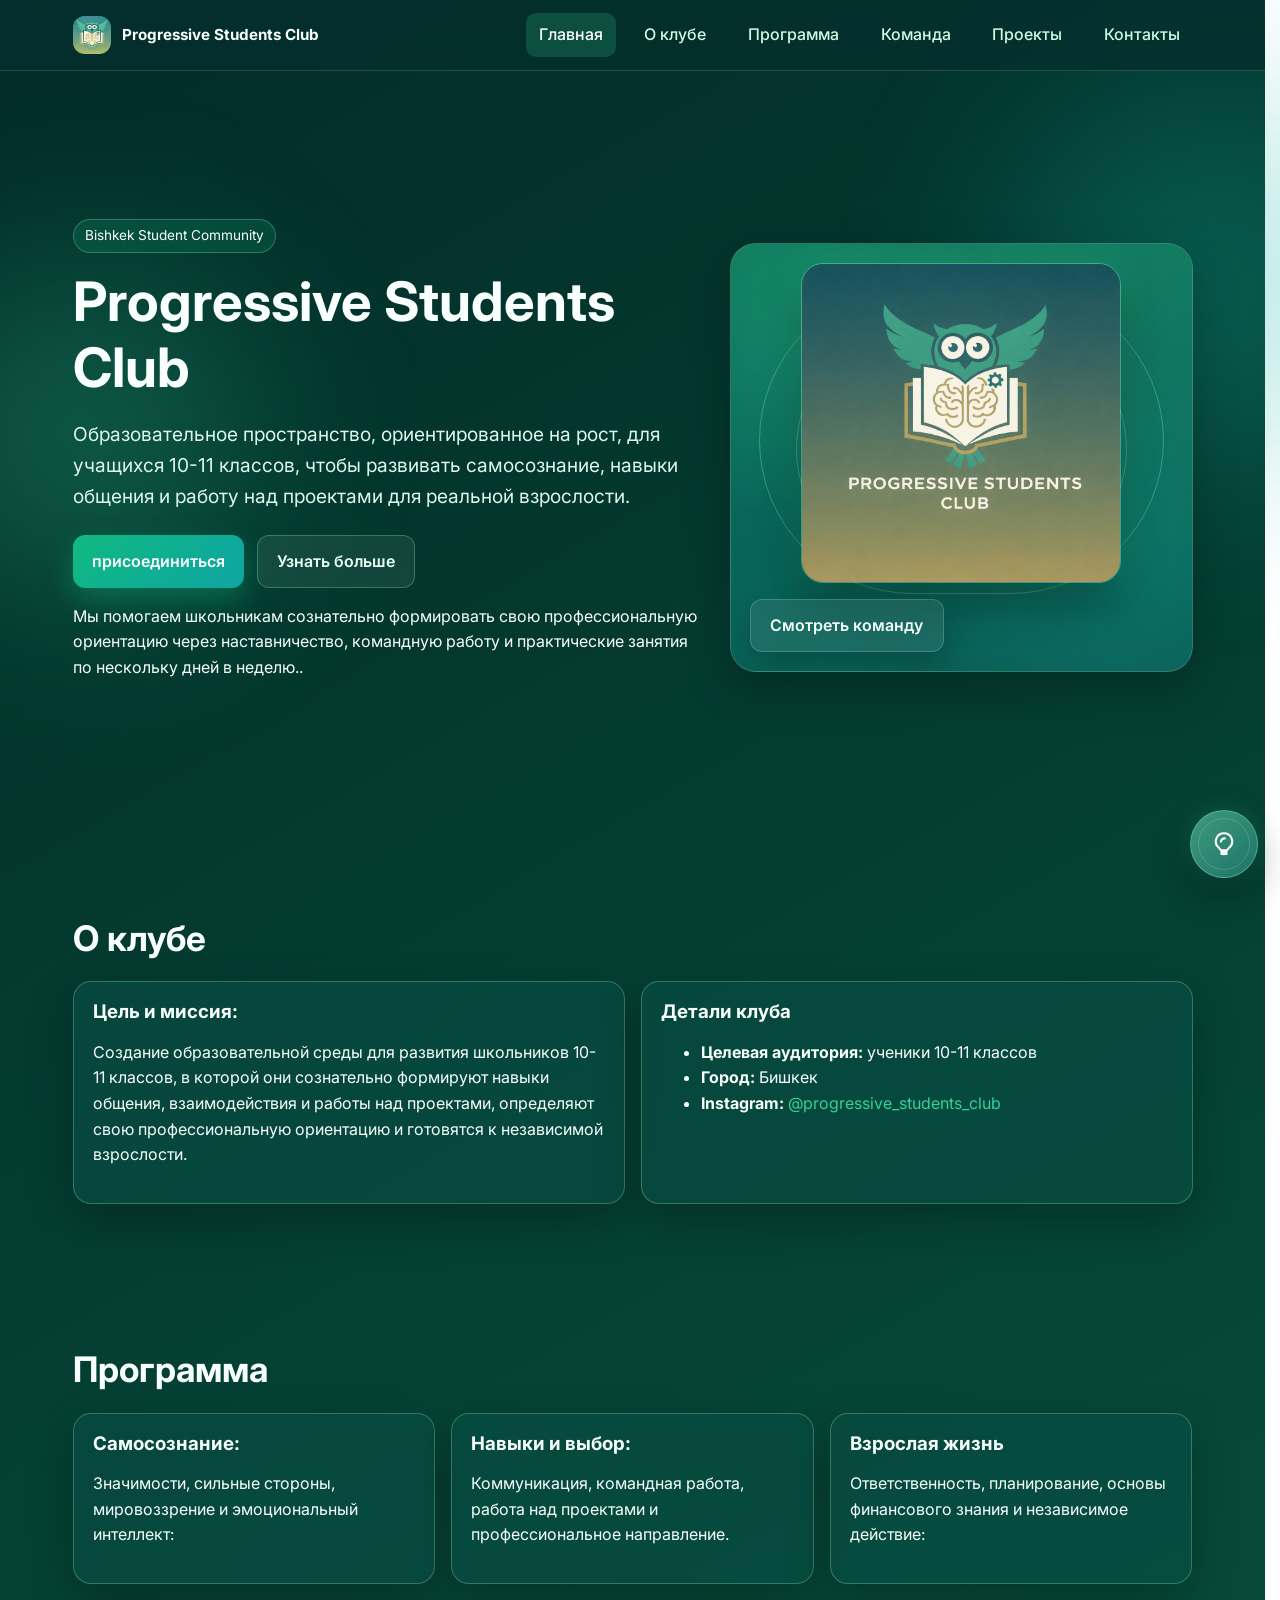
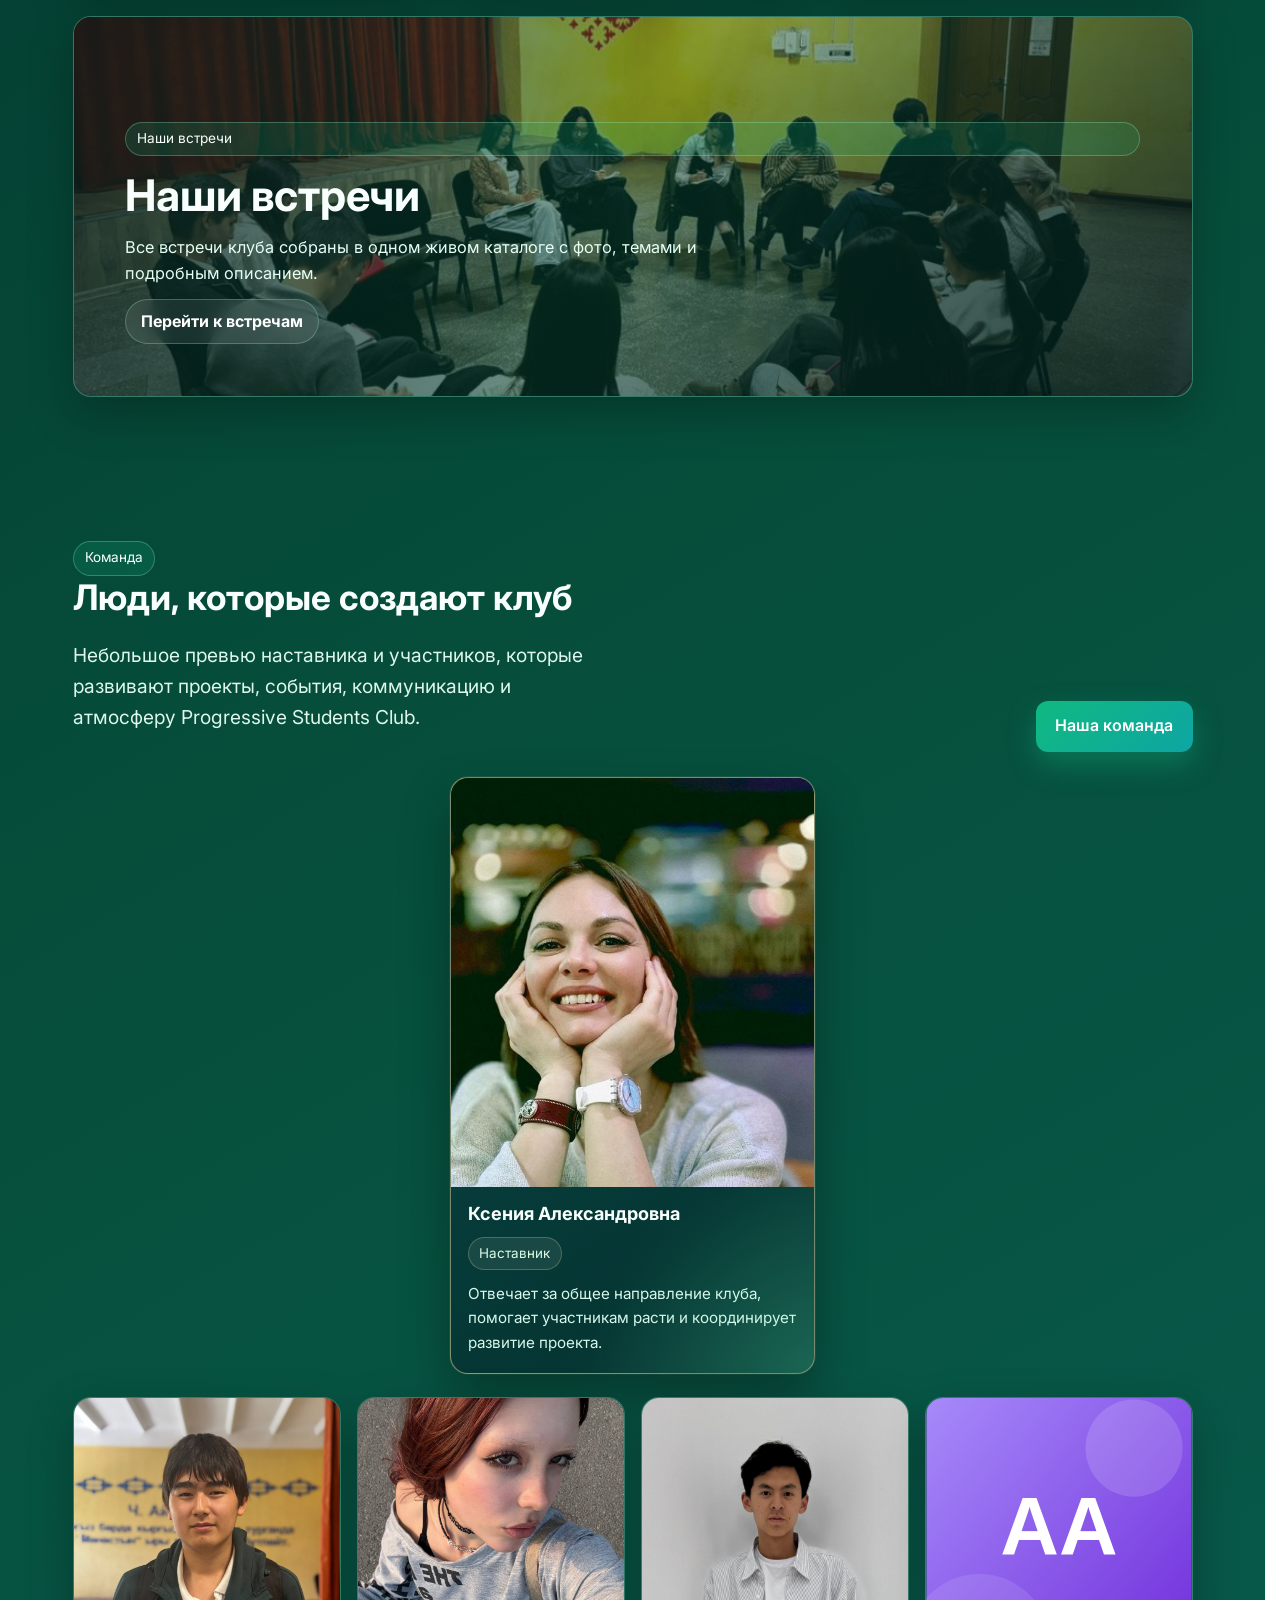
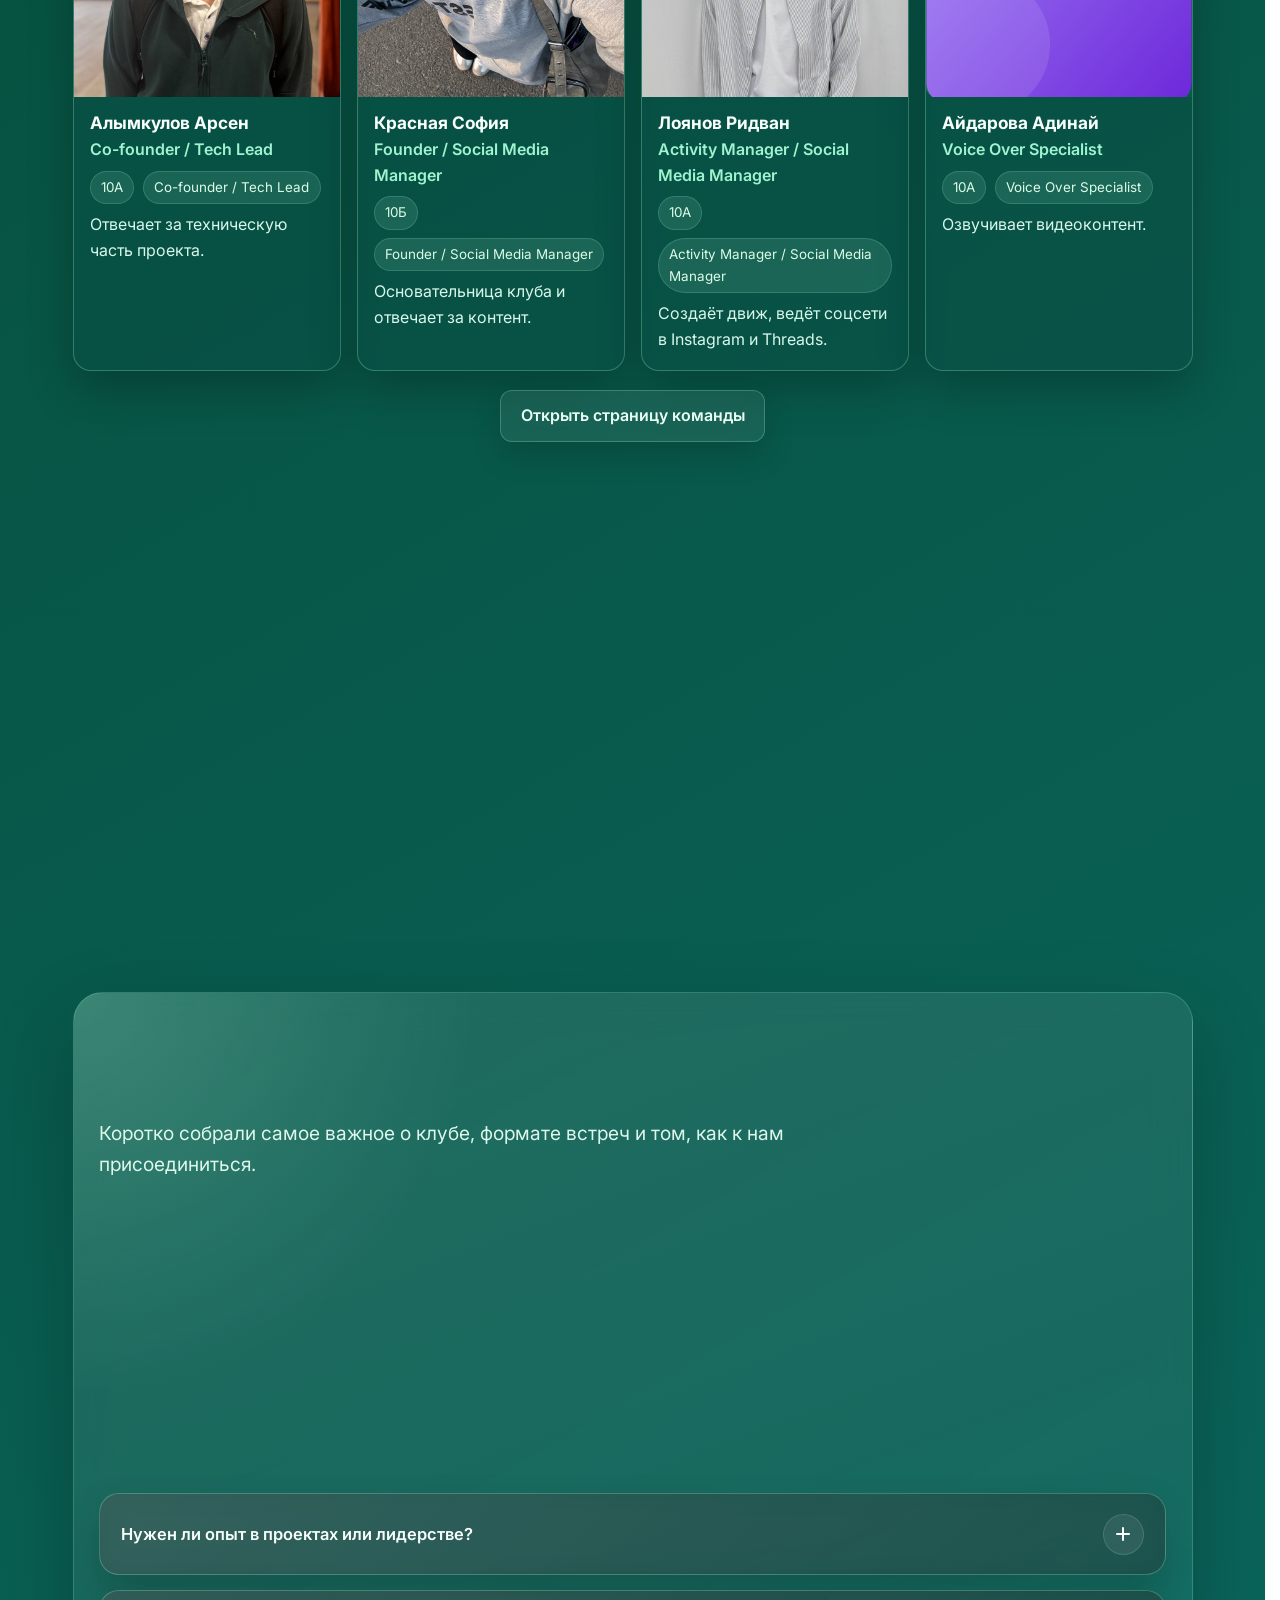
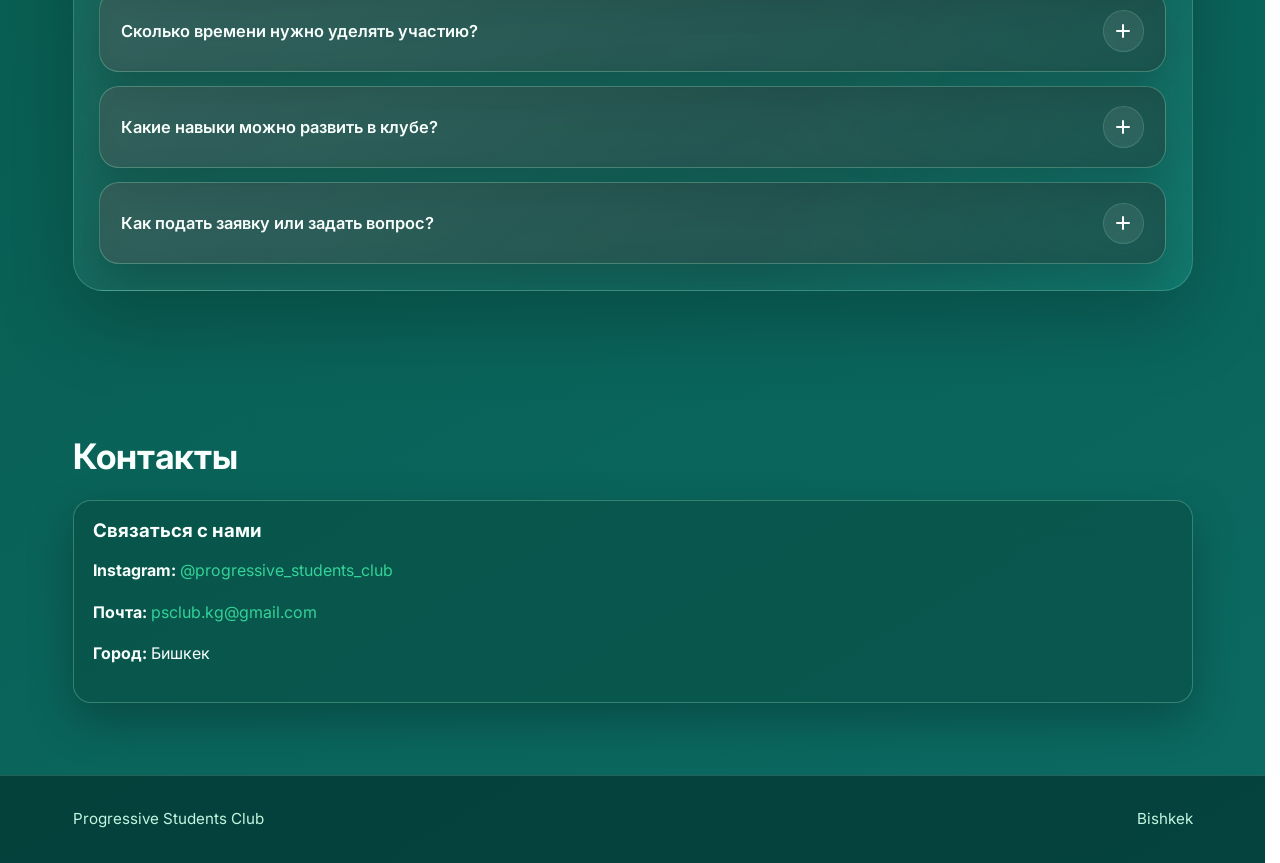
<file: index.html>
<!DOCTYPE html>
<html lang="ru">
<head>
  <meta charset="UTF-8" />
  <!-- Responsive: viewport нужен для корректного масштаба страницы на мобильных устройствах -->
  <meta name="viewport" content="width=device-width, initial-scale=1.0" />
  <title>Progressive Students Club</title>
  <link rel="preconnect" href="https://fonts.googleapis.com" />
  <link rel="preconnect" href="https://fonts.gstatic.com" crossorigin />
  <link href="https://fonts.googleapis.com/css2?family=Inter:wght@400;500;600;700;800&display=swap" rel="stylesheet" />
  <link rel="stylesheet" href="main.css" />
</head>
<body>
  <div class="background-blur blur-one"></div>
  <div class="background-blur blur-two"></div>

  <header class="site-header">
    <div class="container nav-wrap">
      <a href="#home" class="brand">
        <span class="brand-icon"><img src="b03cfb3b-7df6-4807-9b04-dc9da9c97bba.png" alt="Progressive Students Club logo" /></span>
        <span>Progressive Students Club</span>
      </a>

      <!-- Responsive: кнопка гамбургер-меню для мобильной навигации -->
      <button type="button" class="nav-toggle" aria-label="Open menu" aria-controls="site-nav" aria-expanded="false">&#9776;</button>

      <!-- Responsive: навигация перестраивается в вертикальное меню на маленьких экранах -->
      <nav class="site-nav" id="site-nav">
        <a href="#home">Главная</a>
        <a href="#about">О клубе</a>
        <a href="#program">Программа</a>
        <a href="team.html">Команда</a>
        <a href="#projects">Проекты</a>
        <a href="#contacts">Контакты</a>
      </nav>
    </div>
  </header>

  <main>
    <section id="home" class="section hero">
      <div class="container hero-grid">
        <div>
          <span class="tag">Bishkek Student Community</span>
          <h1>Progressive Students Club</h1>
          <p class="subtitle">Образовательное пространство, ориентированное на рост, для учащихся 10-11 классов, чтобы развивать самосознание, навыки общения и работу над проектами для реальной взрослости.</p>
          <div class="hero-actions">
            <a href="#contacts" class="btn btn-primary">присоединиться</a>
            <a href="#about" class="btn btn-ghost">Узнать больше</a>
          </div>
          <p class="short-desc">Мы помогаем школьникам сознательно формировать свою профессиональную ориентацию через наставничество, командную работу и практические занятия по нескольку дней в неделю..</p>
        </div>

        <div class="logo-card aura-card">
          <span class="aura-orbit orbit-one" aria-hidden="true"></span>
          <span class="aura-orbit orbit-two" aria-hidden="true"></span>
          <img src="Gemini_Generated_Image_danqq2danqq2danq.png" alt="Логотип Progressive Students Club" class="logo-image" />
          <a href="team.html" class="btn hero-photo-link">Смотреть команду</a>
        </div>
      </div>
    </section>

    <section id="about" class="section">
      <div class="container">
        <h2>О клубе</h2>
        <!-- Responsive: на мобильных карточки переходят в одну колонку -->
        <div class="cards two-col">
          <article class="card">
            <h3>Цель и миссия:</h3>
            <p>Создание образовательной среды для развития школьников 10-11 классов, в которой они сознательно формируют навыки общения, взаимодействия и работы над проектами, определяют свою профессиональную ориентацию и готовятся к независимой взрослости.</p>
          </article>
          <article class="card">
            <h3>Детали клуба</h3>
            <ul class="info-list">
              <li><strong>Целевая аудитория:</strong> ученики 10-11 классов</li>
              <li><strong>Город:</strong> Бишкек</li>
              <li><strong>Instagram:</strong> <a href="https://www.instagram.com/progressive_students_club" target="_blank" rel="noopener noreferrer">@progressive_students_club</a></li>
            </ul>
          </article>
        </div>
      </div>
    </section>

    <section id="program" class="section">
      <div class="container">
        <h2>Программа</h2>
        <!-- Responsive: сетка этапов адаптируется под ширину экрана -->
        <div class="cards three-col stages">
          <article class="card">
            <h3>Самосознание:</h3>
            <p>Значимости, сильные стороны, мировоззрение и эмоциональный интеллект:</p>
          </article>
          <article class="card">
            <h3>Навыки и выбор:</h3>
            <p>Коммуникация, командная работа, работа над проектами и профессиональное направление.</p>
          </article>
          <article class="card">
            <h3>Взрослая жизнь</h3>
            <p>Ответственность, планирование, основы финансового знания и независимое действие:</p>
          </article>
        </div>

        <div class="meetings-entry-wrap" data-meetings-entry></div>
      </div>
    </section>

    <section id="team" class="section">
      <div class="container">
        <div class="team-section-head">
          <div class="team-section-copy">
            <span class="tag">Команда</span>
            <h2>Люди, которые создают клуб</h2>
            <p class="subtitle">Небольшое превью наставника и участников, которые развивают проекты, события, коммуникацию и атмосферу Progressive Students Club.</p>
          </div>
          <a href="team.html" class="btn btn-primary">Наша команда</a>
        </div>

        <div class="team-featured-wrap" data-team-featured></div>
        <div class="team-preview-grid" data-team-preview></div>
        <div class="team-preview-note">
          <a href="team.html" class="btn btn-ghost team-preview-link">Открыть страницу команды</a>
        </div>
      </div>
    </section>

    <section id="projects" class="section">
      <div class="container">
        <h2>Проекты</h2>
        <div class="cards three-col">
          <article class="card">
            <h3>Школьная медиа-лаборатория</h3>
            <p>Школьные коммуникационные проекты, направленные на совершенствование навыков устной речи, письма и рассказывания историй.</p>
          </article>
          <article class="card">
            <h3>Карьерная пробная неделя</h3>
            <p>Микро-задачи и сессии с куратором для тестирования интересов в реальных профессиональных направлениях.</p>
          </article>
          <article class="card">
            <h3>Городские мини-проекты</h3>
            <p>Командные проекты, направленные на практические решения проблем молодежи и школьного сообщества в Бишкеке.</p>
          </article>
        </div>
      </div>
    </section>

    <section id="faq" class="section faq-section">
      <div class="container">
        <div class="faq-shell">
          <div class="faq-header">
            <span class="tag">FAQ</span>
            <h2>Часто задаваемые вопросы</h2>
            <p class="subtitle">Коротко собрали самое важное о клубе, формате встреч и том, как к нам присоединиться.</p>
          </div>

          <div class="faq-list" data-faq>
            <article class="faq-item card is-open" data-faq-item>
              <button class="faq-question" type="button" aria-expanded="true">
                <span>Кто может вступить в Progressive Students Club?</span>
                <span class="faq-icon" aria-hidden="true"></span>
              </button>
              <div class="faq-answer-wrap" data-faq-panel>
                <div class="faq-answer">
                  <p>В клуб могут вступить школьники 10-11 классов, которым интересно развивать soft skills, работать в команде, пробовать себя в проектах и лучше понимать своё будущее направление.</p>
                </div>
              </div>
            </article>

            <article class="faq-item card" data-faq-item>
              <button class="faq-question" type="button" aria-expanded="false">
                <span>Что происходит на встречах клуба?</span>
                <span class="faq-icon" aria-hidden="true"></span>
              </button>
              <div class="faq-answer-wrap" data-faq-panel>
                <div class="faq-answer">
                  <p>Обычно это обсуждения, практические задания, командная работа, мини-проекты и встречи, которые помогают лучше понять свои сильные стороны, научиться взаимодействовать и делать реальные инициативы.</p>
                </div>
              </div>
            </article>

            <article class="faq-item card" data-faq-item>
              <button class="faq-question" type="button" aria-expanded="false">
                <span>Нужен ли опыт в проектах или лидерстве?</span>
                <span class="faq-icon" aria-hidden="true"></span>
              </button>
              <div class="faq-answer-wrap" data-faq-panel>
                <div class="faq-answer">
                  <p>Нет, специальный опыт не обязателен. Важнее интерес, готовность участвовать и желание расти. Клуб как раз помогает постепенно развивать уверенность, инициативность и навыки общения.</p>
                </div>
              </div>
            </article>

            <article class="faq-item card" data-faq-item>
              <button class="faq-question" type="button" aria-expanded="false">
                <span>Сколько времени нужно уделять участию?</span>
                <span class="faq-icon" aria-hidden="true"></span>
              </button>
              <div class="faq-answer-wrap" data-faq-panel>
                <div class="faq-answer">
                  <p>Нагрузка зависит от активности самого участника, но формат рассчитан так, чтобы его можно было совмещать со школой. Обычно это регулярные встречи и посильное участие в командных задачах в течение недели.</p>
                </div>
              </div>
            </article>

            <article class="faq-item card" data-faq-item>
              <button class="faq-question" type="button" aria-expanded="false">
                <span>Какие навыки можно развить в клубе?</span>
                <span class="faq-icon" aria-hidden="true"></span>
              </button>
              <div class="faq-answer-wrap" data-faq-panel>
                <div class="faq-answer">
                  <p>Участники прокачивают коммуникацию, командную работу, самопрезентацию, ответственность, креативное мышление и базовые навыки проектной деятельности, которые полезны и в учёбе, и в дальнейшей карьере.</p>
                </div>
              </div>
            </article>

            <article class="faq-item card" data-faq-item>
              <button class="faq-question" type="button" aria-expanded="false">
                <span>Как подать заявку или задать вопрос?</span>
                <span class="faq-icon" aria-hidden="true"></span>
              </button>
              <div class="faq-answer-wrap" data-faq-panel>
                <div class="faq-answer">
                  <p>Самый простой способ — написать нам в Instagram или на почту из блока контактов ниже. Если хотите, можно сразу коротко рассказать о себе и почему вам интересно стать частью клуба.</p>
                </div>
              </div>
            </article>
          </div>
        </div>
      </div>
    </section>

    <section id="contacts" class="section">
      <div class="container">
        <h2>Контакты</h2>
        <div class="cards">
          <article class="card">
            <h3>Связаться с нами</h3>
            <p><strong>Instagram:</strong> <a href="https://www.instagram.com/progressive_students_club" target="_blank" rel="noopener noreferrer">@progressive_students_club</a></p>
            <p><strong>Почта:</strong> <a href="mailto:psclub.kg@gmail.com?subject=%D0%9E%D0%B1%D1%80%D0%B0%D1%89%D0%B5%D0%BD%D0%B8%D0%B5%20%D1%81%20%D1%81%D0%B0%D0%B9%D1%82%D0%B0&body=%D0%97%D0%B4%D1%80%D0%B0%D0%B2%D1%81%D1%82%D0%B2%D1%83%D0%B9%D1%82%D0%B5!%20%D0%9F%D0%B8%D1%88%D1%83%20%D1%81%20%D1%81%D0%B0%D0%B9%D1%82%D0%B0%20Progressive%20Students%20Club.">psclub.kg@gmail.com</a></p>
            <p><strong>Город:</strong> Бишкек</p>
          </article>
        </div>
      </div>
    </section>
  </main>

  <footer class="site-footer">
    <div class="container footer-wrap">
      <p>Progressive Students Club</p>
      <p>Bishkek</p>
    </div>
  </footer>

  <button
    type="button"
    class="facts-fab"
    data-facts-toggle
    aria-label="Открыть полезные факты"
    aria-controls="facts-popup"
    aria-expanded="false"
  >
    <span class="facts-fab-ring" aria-hidden="true"></span>
    <span class="facts-fab-icon" aria-hidden="true">
      <svg viewBox="0 0 24 24" role="img" aria-hidden="true">
        <path d="M12 2.75a7 7 0 0 0-4.61 12.27c.83.72 1.36 1.39 1.63 2.12.07.19.24.31.44.31h5.08c.2 0 .37-.12.44-.31.27-.73.8-1.4 1.63-2.12A7 7 0 0 0 12 2.75Zm-2.16 15.8h4.32a2.16 2.16 0 0 1-4.32 0Zm.74 2.05h2.84" fill="none" stroke="currentColor" stroke-linecap="round" stroke-linejoin="round" stroke-width="1.8"/>
        <path d="M9.75 20.6h4.5" fill="none" stroke="currentColor" stroke-linecap="round" stroke-width="1.8"/>
        <path d="M9.35 9.9c.32-1.56 1.67-2.7 3.3-2.7" fill="none" stroke="currentColor" stroke-linecap="round" stroke-width="1.8"/>
      </svg>
    </span>
  </button>

  <div class="facts-popup" data-facts-popup hidden>
    <div class="facts-popup-backdrop" data-facts-close></div>
    <section
      class="facts-popup-panel"
      id="facts-popup"
      role="dialog"
      aria-modal="true"
      aria-labelledby="facts-popup-title"
      tabindex="-1"
    >
      <div class="facts-popup-head">
        <div>
          <p class="facts-popup-kicker">Интерактив</p>
          <h3 id="facts-popup-title">Полезные факты</h3>
        </div>
        <button type="button" class="facts-popup-close" data-facts-close aria-label="Закрыть окно">×</button>
      </div>

      <div class="facts-popup-tabs" role="tablist" aria-label="Режимы окна">
        <button
          type="button"
          class="facts-tab is-active"
          data-facts-tab="facts"
          role="tab"
          aria-selected="true"
        >
          Факты
        </button>
        <button
          type="button"
          class="facts-tab"
          data-facts-tab="game"
          role="tab"
          aria-selected="false"
        >
          Мини-игра
        </button>
      </div>

      <div class="facts-popup-body">
        <div class="facts-view is-active" data-facts-view="facts">
          <div class="facts-feed" aria-label="Лента полезных фактов">
            <article class="fact-post">
              <p>Где ты видишь себя честно<br>и при этом не предаёшь.<br>Она не кричит.<br>Она тихо говорит:<br>«я могу ошибаться, но я всё равно окей»<br>и в этом — сила.<br>Потому что, когда ты на своей стороне,<br>мир уже не кажется таким враждебным.</p>
              <p><strong>Вопрос:</strong><br>когда тебе в последний раз было по-настоящему комфортно с самим собой?</p>
            </article>
            <article class="fact-post">
              <p>Самооценка — это не про идеальность.<br>Это про то, как ты разговариваешь с собой, когда остаёшься один.<br>В моменты, когда ошибся —<br>ты себя добиваешь<br>или пытаешься понять?</p>
              <p>Мы привыкли оценивать себя через других:<br>кто лучше, кто успешнее, кто «достаточно хороший».<br>И в этой гонке легко потерять себя настоящего.</p>
              <p>Низкая самооценка — это не скромность.<br>Это привычка не замечать свои сильные стороны.<br>Завышенная — это не уверенность.<br>Это страх признать свои слабости.</p>
            </article>
            <article class="fact-post">
              <p>Уметь сказать «нет» — не значит быть плохим.<br>Это значит не предавать себя ради чужого комфорта.<br>Люди привыкают к тому, что ты позволяешь.<br>И если ты всегда молчишь — они думают, что так можно.</p>
              <p>Границы — это не стены.<br>Это правила, по которым с тобой можно.</p>
              <p><strong>Вопрос:</strong><br>ты защищаешь себя или снова терпишь?</p>
            </article>
          </div>
        </div>

        <div class="facts-view" data-facts-view="game" aria-hidden="true">
          <div class="reaction-game" data-reaction-game data-game-state="idle">
            <div class="reaction-game-head">
              <p class="reaction-game-label">Мини-игра: тест на реакцию</p>
              <button type="button" class="btn btn-ghost reaction-reset" data-reaction-reset>Сбросить игру</button>
            </div>
            <div class="reaction-game-status">
              <span>Лучший результат: <strong data-reaction-best>—</strong></span>
              <span>Последний: <strong data-reaction-last>—</strong></span>
            </div>
            <button type="button" class="reaction-surface" data-reaction-surface>
              <span data-reaction-message>Нажми, чтобы начать. Когда цвет сменится на яркий, нажми как можно быстрее.</span>
            </button>
          </div>
        </div>
      </div>

      <div class="facts-popup-footer" data-facts-footer>
        <a
          href="https://www.threads.com/@progressive_students_club?hl=ru"
          class="facts-threads-link"
          target="_blank"
          rel="noopener noreferrer"
        >
          Смотреть в Threads →
        </a>
      </div>
    </section>
  </div>
  <script>
    window.CONTACT_API_URL = 'https://progressive-students-club.onrender.com/api/contact';
  </script>
  <script src="main.js"></script>
  <script src="meetings-data.js"></script>
  <script src="meetings.js"></script>
  <script src="script.js"></script>
</body>
</html>
</file>
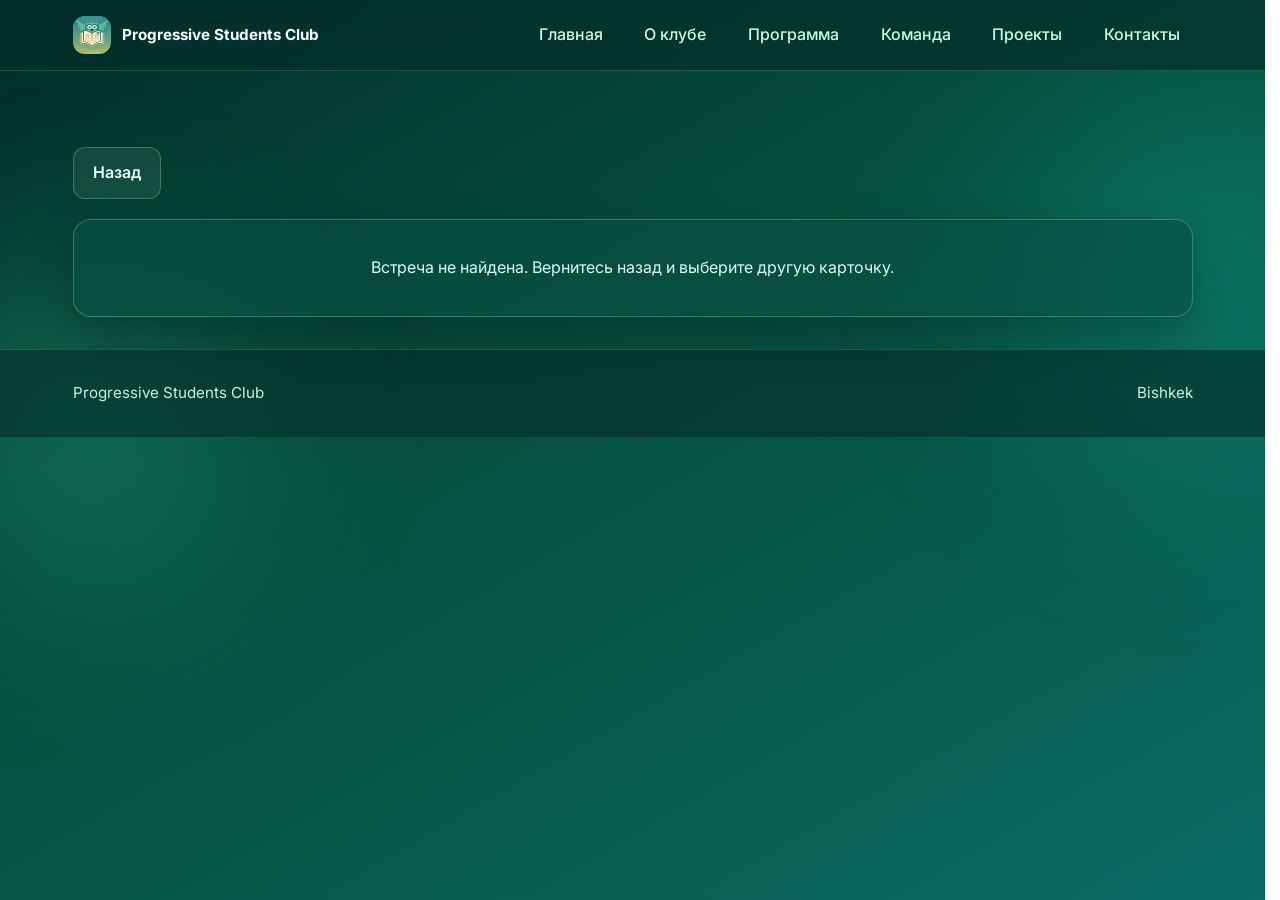
<file: meeting.html>
<!DOCTYPE html>
<html lang="ru">
<head>
  <meta charset="UTF-8" />
  <meta name="viewport" content="width=device-width, initial-scale=1.0" />
  <title>Встреча | Progressive Students Club</title>
  <link rel="preconnect" href="https://fonts.googleapis.com" />
  <link rel="preconnect" href="https://fonts.gstatic.com" crossorigin />
  <link href="https://fonts.googleapis.com/css2?family=Inter:wght@400;500;600;700;800&display=swap" rel="stylesheet" />
  <link rel="stylesheet" href="main.css" />
</head>
<body>
  <div class="background-blur blur-one"></div>
  <div class="background-blur blur-two"></div>

  <header class="site-header">
    <div class="container nav-wrap">
      <a href="index.html#home" class="brand">
        <span class="brand-icon"><img src="b03cfb3b-7df6-4807-9b04-dc9da9c97bba.png" alt="Progressive Students Club logo" /></span>
        <span>Progressive Students Club</span>
      </a>

      <button type="button" class="nav-toggle" aria-label="Open menu" aria-controls="site-nav" aria-expanded="false">&#9776;</button>

      <nav class="site-nav" id="site-nav">
        <a href="index.html#home">Главная</a>
        <a href="index.html#about">О клубе</a>
        <a href="index.html#program">Программа</a>
        <a href="team.html">Команда</a>
        <a href="index.html#projects">Проекты</a>
        <a href="index.html#contacts">Контакты</a>
      </nav>
    </div>
  </header>

  <main>
    <section class="section page-hero">
      <div class="container detail-page-shell">
        <a href="week.html" class="btn btn-ghost page-back-link" data-meeting-back>Назад</a>
        <div data-meeting-page></div>
      </div>
    </section>
  </main>

  <footer class="site-footer">
    <div class="container footer-wrap">
      <p>Progressive Students Club</p>
      <p>Bishkek</p>
    </div>
  </footer>

  <script src="main.js"></script>
  <script src="meetings-data.js"></script>
  <script src="meetings.js"></script>
  <script src="script.js"></script>
</body>
</html>
</file>
<file: main.css>
:root {
  --bg-dark: #052e2b;
  --bg-mid: #065f46;
  --emerald: #10b981;
  --mint: #34d399;
  --teal: #0f766e;
  --text: #f8fffc;
  --muted: #d1fae5;
  --card: rgba(9, 78, 68, 0.62);
  --border: rgba(167, 243, 208, 0.28);
  --shadow: 0 18px 45px rgba(0, 0, 0, 0.25);
  --radius: 18px;
  --error: #fecaca;
  --success: #bbf7d0;
}

* {
  box-sizing: border-box;
}

html {
  scroll-behavior: smooth;
  scrollbar-gutter: stable;
}

body {
  margin: 0;
  font-family: "Inter", sans-serif;
  color: var(--text);
  background: linear-gradient(150deg, #022c28, #064e3b 40%, #0b6a63 100%);
  line-height: 1.6;
  min-height: 100vh;
  overflow-x: hidden;
}

/* Responsive media: изображения, видео и iframe остаются в пределах контейнера */
img,
video,
iframe {
  max-width: 100%;
  height: auto;
}

iframe {
  width: 100%;
  border: 0;
}

/* Responsive note: media elements scale with the container */

a {
  color: var(--mint);
  text-decoration: none;
}

a:hover {
  color: #a7f3d0;
}

.container {
  width: min(1120px, 92%);
  margin: 0 auto;
}

.background-blur {
  position: fixed;
  z-index: -1;
  border-radius: 50%;
  filter: blur(100px);
  opacity: 0.28;
}

.blur-one {
  width: 320px;
  height: 320px;
  left: -80px;
  top: 30vh;
  background: #34d399;
}

.blur-two {
  width: 380px;
  height: 380px;
  right: -120px;
  top: 10vh;
  background: #14b8a6;
}

.site-header {
  position: sticky;
  top: 0;
  z-index: 100;
  backdrop-filter: blur(12px);
  background: rgba(4, 47, 44, 0.75);
  border-bottom: 1px solid rgba(167, 243, 208, 0.18);
}

.nav-wrap {
  display: flex;
  align-items: center;
  justify-content: space-between;
  gap: 1rem;
  padding: 0.8rem 0;
}

.brand {
  display: inline-flex;
  align-items: center;
  gap: 0.7rem;
  color: var(--text);
  font-weight: 700;
  font-size: 0.95rem;
  flex-wrap: wrap;
}

.brand-icon {
  width: 38px;
  height: 38px;
  border-radius: 12px;
  display: grid;
  place-items: center;
  background: linear-gradient(135deg, var(--mint), var(--teal));
  color: white;
  overflow: hidden;
}

.brand-icon img {
  width: 100%;
  height: 100%;
  object-fit: cover;
  border-radius: 10px;
  display: block;
}

.site-nav {
  display: flex;
  align-items: center;
  gap: 1rem;
}

.site-nav a {
  display: inline-flex;
  align-items: center;
  justify-content: center;
  color: var(--muted);
  font-weight: 500;
  min-height: 44px;
  padding: 0.55rem 0.8rem;
  border-radius: 10px;
  transition: background 0.25s ease, color 0.25s ease;
}

.site-nav a:hover,
.site-nav a.active {
  color: #ffffff;
  background: rgba(52, 211, 153, 0.2);
}

.nav-toggle {
  display: none;
  border: 1px solid var(--border);
  background: rgba(6, 95, 70, 0.45);
  color: var(--text);
  border-radius: 12px;
  width: 72px;
  min-height: 44px;
  cursor: pointer;
  font-size: 1.2rem;
}

.section {
  padding: 4.5rem 0;
}

.hero {
  min-height: 86vh;
  display: flex;
  align-items: center;
}

.hero-grid {
  display: grid;
  grid-template-columns: 1.15fr 0.85fr;
  gap: 2rem;
  align-items: center;
}

.tag {
  display: inline-block;
  padding: 0.35rem 0.7rem;
  border: 1px solid var(--border);
  border-radius: 100px;
  background: rgba(16, 185, 129, 0.16);
  font-size: 0.85rem;
}

h1,
h2,
h3,
h4 {
  margin: 0 0 0.7rem;
  line-height: 1.2;
}

h1 {
  font-size: clamp(2rem, 4.6vw, 3.4rem);
  margin-top: 1rem;
}

h2 {
  font-size: clamp(1.5rem, 3.3vw, 2.2rem);
  margin-bottom: 1.4rem;
}

.subtitle {
  color: #def7ec;
  font-size: clamp(1rem, 1.6vw, 1.2rem);
  max-width: 58ch;
}

.hero-points {
  margin: 1.2rem 0 0;
  padding-left: 1.2rem;
  color: #c9f7e8;
}

.hero-actions {
  margin-top: 1.5rem;
  display: flex;
  flex-wrap: wrap;
  gap: 0.8rem;
}

.btn {
  display: inline-flex;
  align-items: center;
  justify-content: center;
  gap: 0.7rem;
  min-height: 48px;
  padding: 0.78rem 1.2rem;
  border-radius: 12px;
  font-weight: 600;
  border: none;
  cursor: pointer;
  transition: transform 0.2s ease, box-shadow 0.2s ease, background 0.2s ease, opacity 0.2s ease;
}

.btn:hover {
  transform: translateY(-2px);
}

.btn:disabled {
  cursor: not-allowed;
  opacity: 0.8;
  transform: none;
}

.btn-primary {
  background: linear-gradient(135deg, var(--emerald), #0ea5a3);
  color: white;
  box-shadow: 0 12px 28px rgba(16, 185, 129, 0.35);
}

.btn-ghost {
  border: 1px solid var(--border);
  background: rgba(209, 250, 229, 0.08);
  color: #eafff6;
}

.btn-loader {
  width: 16px;
  height: 16px;
  border: 2px solid rgba(255, 255, 255, 0.35);
  border-top-color: #ffffff;
  border-radius: 50%;
  display: none;
  animation: spin 0.75s linear infinite;
}

.is-loading .btn-loader {
  display: inline-block;
}

.logo-card {
  position: relative;
  isolation: isolate;
  overflow: hidden;
  padding: 1.2rem;
  border-radius: 26px;
  background:
    radial-gradient(circle at 15% 20%, rgba(52, 211, 153, 0.24), transparent 38%),
    radial-gradient(circle at 85% 75%, rgba(20, 184, 166, 0.22), transparent 42%),
    linear-gradient(155deg, rgba(6, 95, 70, 0.7), rgba(10, 70, 74, 0.56));
  border: 1px solid var(--border);
  box-shadow: var(--shadow);
  animation: floatIn 0.85s ease;
}

.logo-card::before {
  content: "";
  position: absolute;
  inset: -35%;
  z-index: -1;
  background: conic-gradient(from 10deg, rgba(52, 211, 153, 0.35), rgba(20, 184, 166, 0.22), rgba(13, 148, 136, 0.36), rgba(52, 211, 153, 0.35));
  filter: blur(24px);
  animation: auraSpin 11s linear infinite;
}

.logo-card p {
  margin: 0.8rem 0 0;
  text-align: center;
  color: #c8f5e6;
  font-weight: 600;
}

.hero-photo-link {
  position: relative;
  z-index: 1;
  width: fit-content;
  margin: 1rem auto 0;
  border: 1px solid rgba(255, 255, 255, 0.18);
  background: rgba(255, 255, 255, 0.08);
  color: #f4fffb;
  box-shadow: 0 14px 30px rgba(0, 0, 0, 0.18);
  backdrop-filter: blur(14px);
}

.hero-photo-link:hover {
  background: rgba(255, 255, 255, 0.14);
  box-shadow: 0 18px 38px rgba(0, 0, 0, 0.22), 0 0 24px rgba(52, 211, 153, 0.12);
}

.logo-image {
  position: relative;
  z-index: 1;
  width: 100%;
  max-width: 320px;
  display: block;
  margin: 0 auto;
  border-radius: 22px;
  border: 1px solid rgba(167, 243, 208, 0.35);
  box-shadow: 0 20px 42px rgba(0, 0, 0, 0.34), 0 0 32px rgba(52, 211, 153, 0.28);
}

.aura-orbit {
  position: absolute;
  border: 1px solid rgba(167, 243, 208, 0.3);
  border-radius: 999px;
  pointer-events: none;
}

.orbit-one {
  --base-rot: 12deg;
  width: 88%;
  height: 72%;
  left: 6%;
  top: 10%;
  animation: orbitFloat 7s ease-in-out infinite;
}

.orbit-two {
  --base-rot: -9deg;
  width: 72%;
  height: 58%;
  left: 14%;
  top: 19%;
  animation: orbitFloat 5.5s ease-in-out infinite reverse;
}

.cards {
  display: grid;
  gap: 1rem;
}

.two-col {
  grid-template-columns: repeat(2, minmax(0, 1fr));
}

.three-col {
  grid-template-columns: repeat(3, minmax(0, 1fr));
}

.timeline-wrap {
  margin-top: 1.8rem;
}

.meetings-entry-wrap {
  margin-top: 2rem;
}

.meetings-hero-link {
  position: relative;
  display: grid;
  min-height: 340px;
  padding: 0;
  overflow: hidden;
  border-radius: 28px;
  isolation: isolate;
  color: var(--text);
  box-shadow: 0 24px 60px rgba(0, 0, 0, 0.28);
}

.meetings-hero-link:hover {
  transform: translateY(-8px) scale(1.01);
  box-shadow: 0 30px 70px rgba(0, 0, 0, 0.34), 0 0 44px rgba(52, 211, 153, 0.24);
}

.meetings-hero-media {
  position: absolute;
  inset: 0;
}

.meetings-hero-slide {
  position: absolute;
  inset: 0;
  opacity: 0;
  transition: opacity 0.9s ease;
}

.meetings-hero-slide.is-active {
  opacity: 1;
}

.meetings-hero-image {
  width: 100%;
  height: 100%;
  object-fit: cover;
  display: block;
  transform: scale(1.06);
  animation: meetingsZoom 7s ease-in-out infinite alternate;
}

.meetings-hero-overlay {
  position: absolute;
  inset: 0;
  background:
    linear-gradient(120deg, rgba(3, 31, 28, 0.82), rgba(6, 95, 70, 0.38) 48%, rgba(3, 31, 28, 0.82)),
    linear-gradient(180deg, rgba(0, 0, 0, 0.06), rgba(0, 0, 0, 0.36));
}

.meetings-hero-link:hover .meetings-hero-overlay {
  background:
    linear-gradient(120deg, rgba(3, 31, 28, 0.88), rgba(6, 95, 70, 0.5) 48%, rgba(3, 31, 28, 0.88)),
    linear-gradient(180deg, rgba(0, 0, 0, 0.12), rgba(0, 0, 0, 0.5));
}

.meetings-hero-content {
  position: relative;
  z-index: 1;
  display: grid;
  align-content: end;
  gap: 0.8rem;
  min-height: 340px;
  padding: 2rem;
}

.meetings-hero-content h3 {
  font-size: clamp(1.9rem, 3.4vw, 3rem);
  margin-bottom: 0;
}

.meetings-hero-text {
  max-width: 36rem;
  margin: 0;
  color: #e6fff5;
  font-size: 1.02rem;
}

.meetings-hero-action {
  display: inline-flex;
  align-items: center;
  width: fit-content;
  min-height: 42px;
  padding: 0.55rem 0.95rem;
  border-radius: 999px;
  border: 1px solid rgba(167, 243, 208, 0.28);
  background: rgba(255, 255, 255, 0.08);
  color: #ffffff;
  font-weight: 700;
  backdrop-filter: blur(10px);
}

.timeline {
  display: grid;
  gap: 1.5rem;
  position: relative;
}

.timeline.week-preview-grid::before {
  display: none;
}

.timeline::before {
  content: "";
  position: absolute;
  left: 14px;
  top: 10px;
  bottom: 10px;
  width: 2px;
  background: linear-gradient(to bottom, #6ee7b7, transparent);
}

.timeline-item {
  position: relative;
  padding-left: 3.3rem;
}

.timeline-item::before {
  content: "";
  position: absolute;
  left: 6px;
  top: 1.3rem;
  width: 12px;
  height: 12px;
  border-radius: 50%;
  background: var(--mint);
  box-shadow: 0 0 0 5px rgba(52, 211, 153, 0.2);
}

.card {
  background: var(--card);
  border: 1px solid var(--border);
  border-radius: var(--radius);
  padding: 1.2rem;
  box-shadow: var(--shadow);
  transition: transform 0.25s ease, border-color 0.25s ease, box-shadow 0.25s ease;
}

.card:hover {
  transform: translateY(-4px);
  border-color: rgba(167, 243, 208, 0.56);
}

.page-back-link {
  width: fit-content;
  margin-bottom: 1.25rem;
}

.page-intro {
  margin-bottom: 1.5rem;
}

.page-intro-meta {
  margin: 0.85rem 0 0;
  color: #baf4de;
  font-weight: 600;
}

.page-empty-state {
  text-align: center;
  color: #d8fff1;
}

.week-page-shell,
.detail-page-shell {
  padding-top: 0.75rem;
}

.meeting-card,
.meeting-detail-card {
  position: relative;
  overflow: hidden;
  border-radius: 16px;
  box-shadow: 0 18px 45px rgba(0, 0, 0, 0.22);
}

.meeting-card::before,
.meeting-detail-card::before {
  content: "";
  position: absolute;
  inset: 0;
  border-radius: inherit;
  pointer-events: none;
  background: linear-gradient(135deg, rgba(255, 255, 255, 0.08), transparent 32%, transparent 70%, rgba(110, 231, 183, 0.08));
}

.meeting-card:hover,
.meeting-detail-card:hover {
  transform: translateY(-8px) scale(1.015);
  box-shadow: 0 26px 60px rgba(0, 0, 0, 0.28), 0 0 38px rgba(52, 211, 153, 0.22);
}

.meeting-card-link {
  display: grid;
  color: inherit;
  height: 100%;
}

.meeting-grid {
  display: grid;
  grid-template-columns: repeat(3, minmax(0, 1fr));
  gap: 1.2rem;
}

.meeting-card {
  padding: 0;
}

.meeting-card-link {
  min-height: 100%;
}

.meeting-card-media {
  position: relative;
  aspect-ratio: 16 / 10;
  overflow: hidden;
  background: linear-gradient(160deg, rgba(16, 185, 129, 0.28), rgba(15, 118, 110, 0.38));
}

.meeting-card-image,
.meeting-detail-image {
  width: 100%;
  height: 100%;
  display: block;
  object-fit: cover;
  transition: transform 0.42s ease;
}

.meeting-card:hover .meeting-card-image,
.meeting-detail-card:hover .meeting-detail-image {
  transform: scale(1.06);
}

.meeting-card-body {
  display: grid;
  gap: 0.55rem;
  padding: 1rem 1rem 1.1rem;
}

.meeting-date,
.meeting-detail-week {
  margin: 0;
  color: #9ff4cf;
  font-weight: 700;
}

.meeting-title,
.meeting-detail-title {
  margin-bottom: 0;
}

.meeting-topic,
.meeting-detail-topic {
  margin: 0;
  color: #dffcf0;
}

.meeting-description {
  margin: 0;
  color: #dcfce7;
  display: -webkit-box;
  -webkit-line-clamp: 3;
  -webkit-box-orient: vertical;
  overflow: hidden;
}

.meeting-detail-card {
  display: grid;
  grid-template-columns: minmax(0, 0.95fr) minmax(0, 1.05fr);
  padding: 0;
}

.meeting-detail-card-reverse .meeting-detail-media {
  order: 2;
}

.meeting-detail-card-reverse .meeting-detail-body {
  order: 1;
}

.meeting-detail-media {
  min-height: 100%;
  background: linear-gradient(160deg, rgba(16, 185, 129, 0.28), rgba(15, 118, 110, 0.38));
}

.meeting-detail-body {
  padding: 1.5rem;
}

.meeting-detail-description {
  margin: 0;
  color: #e6fff5;
  white-space: pre-line;
}

.stat-card strong {
  display: block;
  margin-bottom: 0.5rem;
  font-size: 1.3rem;
  color: #ffffff;
}

.contact-layout {
  display: grid;
  grid-template-columns: 0.9fr 1.1fr;
  gap: 1rem;
  align-items: start;
}

.faq-section {
  position: relative;
}

.faq-shell {
  position: relative;
  overflow: hidden;
  padding: clamp(1.4rem, 2vw, 2rem);
  border-radius: 30px;
  background:
    radial-gradient(circle at top left, rgba(167, 243, 208, 0.2), transparent 28%),
    radial-gradient(circle at bottom right, rgba(20, 184, 166, 0.18), transparent 30%),
    linear-gradient(160deg, rgba(255, 255, 255, 0.1), rgba(255, 255, 255, 0.03));
  border: 1px solid rgba(167, 243, 208, 0.2);
  box-shadow: 0 30px 80px rgba(0, 0, 0, 0.22);
  backdrop-filter: blur(18px);
}

.faq-shell::before {
  content: "";
  position: absolute;
  inset: auto -10% -35% auto;
  width: 320px;
  height: 320px;
  border-radius: 50%;
  background: radial-gradient(circle, rgba(52, 211, 153, 0.22), transparent 68%);
  filter: blur(18px);
  pointer-events: none;
}

.faq-header {
  max-width: 44rem;
  margin-bottom: 1.5rem;
}

.faq-list {
  display: grid;
  gap: 0.9rem;
}

.faq-item {
  padding: 0;
  border-radius: 20px;
  background:
    linear-gradient(135deg, rgba(255, 255, 255, 0.14), rgba(255, 255, 255, 0.06)),
    rgba(5, 46, 43, 0.62);
  box-shadow: 0 20px 40px rgba(0, 0, 0, 0.18);
  backdrop-filter: blur(14px);
}

.faq-item:hover {
  transform: translateY(-3px);
  border-color: rgba(167, 243, 208, 0.72);
  box-shadow: 0 26px 50px rgba(0, 0, 0, 0.2), 0 0 28px rgba(52, 211, 153, 0.12);
}

.faq-question {
  display: flex;
  align-items: center;
  justify-content: space-between;
  gap: 1rem;
  width: 100%;
  padding: 1.2rem 1.3rem;
  border: 0;
  border-radius: inherit;
  background: transparent;
  color: var(--text);
  font: inherit;
  font-size: 1.03rem;
  font-weight: 600;
  text-align: left;
  cursor: pointer;
}

.faq-question:focus-visible {
  outline: 2px solid rgba(167, 243, 208, 0.9);
  outline-offset: -2px;
}

.faq-icon {
  position: relative;
  flex: 0 0 2.6rem;
  width: 2.6rem;
  height: 2.6rem;
  border-radius: 999px;
  background: rgba(255, 255, 255, 0.08);
  border: 1px solid rgba(167, 243, 208, 0.16);
  transition: transform 0.32s ease, background 0.32s ease, border-color 0.32s ease;
}

.faq-icon::before,
.faq-icon::after {
  content: "";
  position: absolute;
  top: 50%;
  left: 50%;
  width: 14px;
  height: 2px;
  border-radius: 999px;
  background: #ffffff;
  transform: translate(-50%, -50%);
  transition: transform 0.28s ease, opacity 0.28s ease;
}

.faq-icon::after {
  transform: translate(-50%, -50%) rotate(90deg);
}

.faq-item.is-open .faq-icon {
  transform: rotate(180deg);
  background: rgba(52, 211, 153, 0.16);
  border-color: rgba(167, 243, 208, 0.4);
}

.faq-item.is-open .faq-icon::after {
  opacity: 0;
  transform: translate(-50%, -50%) rotate(90deg) scaleX(0.3);
}

.faq-answer-wrap {
  display: grid;
  grid-template-rows: 0fr;
  opacity: 0;
  transition: grid-template-rows 0.38s ease, opacity 0.28s ease;
}

.faq-item.is-open .faq-answer-wrap {
  grid-template-rows: 1fr;
  opacity: 1;
}

.faq-answer {
  overflow: hidden;
  padding: 0 1.3rem;
}

.faq-answer p {
  margin: 0;
  padding: 0 0 1.25rem;
  color: #ddfcef;
  max-width: 62ch;
}

.contact-info p {
  color: #dcfce7;
}

.contact-mail-link {
  font-weight: 600;
}

.contact-mail-button {
  margin-top: 0.6rem;
}

.contact-note {
  margin-top: 0.9rem;
  font-size: 0.95rem;
  color: #a7f3d0;
}

.contact-form {
  display: grid;
  gap: 0.35rem;
  position: relative;
}

.contact-form label {
  font-weight: 600;
  color: #ddfcef;
  margin-top: 0.4rem;
}

.contact-form input,
.contact-form textarea {
  width: 100%;
  border-radius: 12px;
  border: 1px solid rgba(167, 243, 208, 0.3);
  padding: 0.8rem 0.9rem;
  background: rgba(2, 44, 40, 0.6);
  color: #f8fffc;
  font: inherit;
  transition: border-color 0.2s ease, box-shadow 0.2s ease, transform 0.2s ease;
}

.contact-form input:focus,
.contact-form textarea:focus {
  outline: none;
  box-shadow: 0 0 0 3px rgba(52, 211, 153, 0.18);
  border-color: rgba(52, 211, 153, 0.7);
}

.contact-form input.invalid,
.contact-form textarea.invalid {
  border-color: rgba(254, 202, 202, 0.9);
  box-shadow: 0 0 0 3px rgba(239, 68, 68, 0.18);
}

.field-error {
  min-height: 1.1rem;
  margin: 0 0 0.15rem;
  color: var(--error);
  font-size: 0.88rem;
}

.form-note {
  min-height: 1.2rem;
  margin: 0.4rem 0 0;
  color: #b6f4de;
}

.form-success {
  margin-top: 0.8rem;
  padding: 0.95rem 1rem;
  border-radius: 14px;
  display: flex;
  align-items: center;
  gap: 0.8rem;
  background: rgba(16, 185, 129, 0.14);
  border: 1px solid rgba(187, 247, 208, 0.35);
  color: var(--success);
  animation: fadeUp 0.4s ease;
}

.success-icon {
  width: 34px;
  height: 34px;
  border-radius: 50%;
  display: grid;
  place-items: center;
  background: rgba(16, 185, 129, 0.24);
  color: #ffffff;
  font-weight: 800;
}

.site-footer {
  border-top: 1px solid rgba(167, 243, 208, 0.18);
  background: rgba(4, 47, 44, 0.65);
}

.facts-fab {
  position: fixed;
  right: 1.4rem;
  bottom: 1.4rem;
  z-index: 220;
  width: 68px;
  height: 68px;
  border: 1px solid rgba(167, 243, 208, 0.32);
  border-radius: 50%;
  display: grid;
  place-items: center;
  padding: 0;
  color: #ffffff;
  background:
    linear-gradient(135deg, rgba(255, 255, 255, 0.22), rgba(255, 255, 255, 0.08)),
    linear-gradient(145deg, rgba(16, 185, 129, 0.5), rgba(20, 184, 166, 0.34));
  box-shadow: 0 18px 38px rgba(0, 0, 0, 0.32), 0 0 26px rgba(52, 211, 153, 0.22);
  backdrop-filter: blur(18px);
  cursor: pointer;
  transition: transform 0.25s ease, box-shadow 0.25s ease, border-color 0.25s ease;
  animation: fabIdle 3.4s ease-in-out infinite;
}

.facts-fab:hover {
  transform: translateY(-4px) scale(1.08);
  border-color: rgba(209, 250, 229, 0.74);
  box-shadow: 0 24px 44px rgba(0, 0, 0, 0.34), 0 0 38px rgba(52, 211, 153, 0.34);
}

.facts-fab:focus-visible,
.facts-popup-close:focus-visible,
.facts-tab:focus-visible,
.reaction-surface:focus-visible,
.reaction-reset:focus-visible {
  outline: 2px solid rgba(209, 250, 229, 0.95);
  outline-offset: 3px;
}

.facts-fab-ring {
  position: absolute;
  inset: 7px;
  border-radius: 50%;
  border: 1px solid rgba(255, 255, 255, 0.22);
  opacity: 0.7;
}

.facts-fab-icon {
  width: 28px;
  height: 28px;
  display: grid;
  place-items: center;
}

.facts-fab-icon svg {
  width: 100%;
  height: 100%;
}

.facts-popup[hidden] {
  display: none;
}

.facts-popup {
  position: fixed;
  inset: 0;
  z-index: 210;
}

.facts-popup-backdrop {
  position: absolute;
  inset: 0;
  background: rgba(1, 18, 16, 0.54);
  backdrop-filter: blur(9px);
  animation: factsBackdropIn 0.42s cubic-bezier(0.22, 1, 0.36, 1) forwards;
}

.facts-popup-panel {
  position: absolute;
  right: 1.4rem;
  bottom: 6.4rem;
  width: min(420px, calc(100vw - 1.5rem));
  max-height: min(78vh, 680px);
  min-width: 0;
  overflow: hidden;
  display: grid;
  grid-template-rows: auto auto minmax(0, 1fr) auto;
  gap: 1rem;
  padding: 1.1rem;
  border-radius: 28px;
  border: 1px solid rgba(167, 243, 208, 0.24);
  background:
    radial-gradient(circle at top left, rgba(167, 243, 208, 0.16), transparent 30%),
    radial-gradient(circle at bottom right, rgba(20, 184, 166, 0.14), transparent 34%),
    linear-gradient(160deg, rgba(255, 255, 255, 0.14), rgba(255, 255, 255, 0.05)),
    rgba(3, 35, 32, 0.86);
  box-shadow: 0 30px 70px rgba(0, 0, 0, 0.36);
  backdrop-filter: blur(20px);
  transform-origin: bottom right;
  will-change: transform, opacity;
  animation: factsPopupIn 0.42s cubic-bezier(0.22, 1, 0.36, 1) forwards;
}

.facts-popup.is-closing .facts-popup-panel {
  animation: factsPopupOut 0.32s cubic-bezier(0.4, 0, 0.2, 1) forwards;
}

.facts-popup.is-closing .facts-popup-backdrop {
  animation: factsBackdropOut 0.28s ease forwards;
}

.facts-popup-head {
  display: flex;
  align-items: start;
  justify-content: space-between;
  gap: 1rem;
}

.facts-popup-kicker {
  margin: 0 0 0.25rem;
  color: #a7f3d0;
  font-size: 0.8rem;
  font-weight: 700;
  letter-spacing: 0.08em;
  text-transform: uppercase;
}

.facts-popup-head h3 {
  margin-bottom: 0;
  font-size: 1.45rem;
}

.facts-popup-close {
  width: 42px;
  height: 42px;
  border: 1px solid rgba(167, 243, 208, 0.24);
  border-radius: 50%;
  background: rgba(255, 255, 255, 0.08);
  color: #ffffff;
  font-size: 1.5rem;
  line-height: 1;
  cursor: pointer;
  transition: transform 0.2s ease, background 0.2s ease;
}

.facts-popup-close:hover {
  transform: rotate(90deg);
  background: rgba(255, 255, 255, 0.14);
}

.facts-popup-tabs {
  display: grid;
  grid-template-columns: repeat(2, minmax(0, 1fr));
  gap: 0.55rem;
  padding: 0.3rem;
  border-radius: 18px;
  background: rgba(255, 255, 255, 0.08);
  border: 1px solid rgba(167, 243, 208, 0.18);
}

.facts-tab {
  min-height: 44px;
  border: 0;
  border-radius: 14px;
  background: transparent;
  color: #dffcf0;
  font: inherit;
  font-weight: 700;
  cursor: pointer;
  transition: transform 0.2s ease, background 0.2s ease, color 0.2s ease, box-shadow 0.2s ease;
}

.facts-tab:hover {
  transform: translateY(-1px);
}

.facts-tab.is-active {
  background: linear-gradient(135deg, rgba(16, 185, 129, 0.34), rgba(20, 184, 166, 0.22));
  color: #ffffff;
  box-shadow: inset 0 0 0 1px rgba(167, 243, 208, 0.16), 0 10px 20px rgba(3, 35, 32, 0.24);
}

.facts-popup-body {
  min-height: 0;
  min-width: 0;
  position: relative;
}

.facts-view {
  display: none;
  height: 100%;
  min-width: 0;
  animation: factsViewIn 0.24s ease;
}

.facts-view.is-active {
  display: block;
}

.facts-feed {
  display: grid;
  gap: 0.8rem;
  max-height: min(50vh, 460px);
  padding-right: 0.3rem;
  overflow: auto;
}

.facts-feed::-webkit-scrollbar {
  width: 8px;
}

.facts-feed::-webkit-scrollbar-thumb {
  border-radius: 999px;
  background: rgba(167, 243, 208, 0.28);
}

.fact-post {
  position: relative;
  padding: 1rem 0.25rem 1rem 0;
}

.fact-post::after {
  content: "";
  position: absolute;
  left: 0;
  right: 0;
  bottom: 0;
  height: 1px;
  background: linear-gradient(90deg, rgba(167, 243, 208, 0), rgba(167, 243, 208, 0.36), rgba(167, 243, 208, 0));
}

.fact-post:last-child::after {
  display: none;
}

.fact-post p {
  margin: 0;
  color: #ebfff7;
  font-size: 1rem;
  line-height: 1.55;
  overflow-wrap: anywhere;
  word-break: break-word;
}

.reaction-game {
  display: grid;
  gap: 0.95rem;
  min-width: 0;
  width: 100%;
}

.reaction-game > * {
  max-width: 100%;
}

.reaction-game-head {
  display: flex;
  align-items: center;
  justify-content: space-between;
  gap: 0.75rem;
  min-width: 0;
}

.reaction-game-label {
  margin: 0;
  color: #b9f8df;
  font-weight: 700;
  min-width: 0;
}

.reaction-game-status {
  display: flex;
  flex-wrap: wrap;
  gap: 0.8rem;
  color: #dcfce7;
  font-size: 0.92rem;
  min-width: 0;
}

.reaction-game-status span {
  min-width: 0;
  overflow-wrap: anywhere;
}

.reaction-surface {
  min-height: 180px;
  width: min(100%, 348px);
  min-width: 0;
  max-width: 100%;
  justify-self: center;
  border: 1px solid rgba(167, 243, 208, 0.24);
  border-radius: 24px;
  padding: 0.95rem 1rem;
  display: grid;
  place-items: center;
  text-align: center;
  background:
    radial-gradient(circle at top, rgba(251, 191, 36, 0.08), transparent 36%),
    linear-gradient(160deg, rgba(6, 95, 70, 0.7), rgba(4, 47, 44, 0.9));
  color: #ffffff;
  font: inherit;
  font-size: 1rem;
  font-weight: 700;
  cursor: pointer;
  transition: transform 0.22s ease, background 0.22s ease, box-shadow 0.22s ease;
}

.reaction-surface span {
  display: block;
  width: 100%;
  max-width: 100%;
  overflow-wrap: anywhere;
  word-break: break-word;
  white-space: normal;
}

.reaction-surface:hover {
  transform: translateY(-2px);
}

.reaction-game[data-game-state="waiting"] .reaction-surface {
  background:
    radial-gradient(circle at top, rgba(251, 191, 36, 0.08), transparent 38%),
    linear-gradient(160deg, rgba(120, 53, 15, 0.78), rgba(68, 64, 60, 0.92));
}

.reaction-game[data-game-state="ready"] .reaction-surface {
  background:
    radial-gradient(circle at top, rgba(255, 255, 255, 0.12), transparent 34%),
    linear-gradient(145deg, rgba(52, 211, 153, 0.95), rgba(20, 184, 166, 0.85));
  box-shadow: 0 18px 34px rgba(52, 211, 153, 0.28), 0 0 32px rgba(52, 211, 153, 0.22);
}

.reaction-game[data-game-state="result"] .reaction-surface {
  background:
    radial-gradient(circle at top, rgba(255, 255, 255, 0.08), transparent 30%),
    linear-gradient(145deg, rgba(8, 145, 178, 0.82), rgba(6, 78, 59, 0.94));
}

.reaction-game[data-game-state="too-soon"] .reaction-surface {
  background:
    radial-gradient(circle at top, rgba(255, 255, 255, 0.08), transparent 30%),
    linear-gradient(145deg, rgba(239, 68, 68, 0.88), rgba(127, 29, 29, 0.92));
}

.reaction-reset {
  width: auto;
  max-width: 100%;
  min-width: 0;
  flex: 0 0 auto;
  min-height: 40px;
  padding: 0.55rem 0.85rem;
  white-space: nowrap;
}

.facts-popup-footer {
  position: relative;
  z-index: 1;
  padding-top: 0.15rem;
  transition: opacity 0.2s ease, transform 0.2s ease;
}

.facts-popup-footer.is-hidden {
  opacity: 0;
  transform: translateY(6px);
  pointer-events: none;
}

.facts-popup-footer::before {
  content: "";
  position: absolute;
  left: 0;
  right: 0;
  top: -0.5rem;
  height: 1px;
  background: linear-gradient(90deg, rgba(167, 243, 208, 0), rgba(167, 243, 208, 0.3), rgba(167, 243, 208, 0));
}

.facts-threads-link {
  display: inline-flex;
  align-items: center;
  justify-content: center;
  width: 100%;
  min-height: 46px;
  padding: 0.8rem 1rem;
  border-radius: 14px;
  border: 1px solid rgba(167, 243, 208, 0.24);
  background:
    linear-gradient(135deg, rgba(255, 255, 255, 0.12), rgba(255, 255, 255, 0.06)),
    rgba(5, 46, 43, 0.58);
  color: #f4fffb;
  font-weight: 700;
  letter-spacing: 0.01em;
  box-shadow: 0 10px 24px rgba(0, 0, 0, 0.18);
  backdrop-filter: blur(12px);
  transition: transform 0.24s ease, box-shadow 0.24s ease, border-color 0.24s ease, background 0.24s ease;
}

.facts-threads-link:hover {
  transform: translateY(-2px) scale(1.02);
  color: #ffffff;
  border-color: rgba(209, 250, 229, 0.52);
  background:
    linear-gradient(135deg, rgba(52, 211, 153, 0.22), rgba(20, 184, 166, 0.12)),
    rgba(5, 46, 43, 0.68);
  box-shadow: 0 16px 30px rgba(0, 0, 0, 0.22), 0 0 26px rgba(52, 211, 153, 0.18);
}

.facts-threads-link:focus-visible {
  outline: 2px solid rgba(209, 250, 229, 0.95);
  outline-offset: 3px;
}

.footer-wrap {
  display: flex;
  justify-content: space-between;
  gap: 1rem;
  padding: 1rem 0;
  color: #c3f6e1;
  font-size: 0.95rem;
}

@keyframes floatIn {
  from {
    opacity: 0;
    transform: translateY(12px) scale(0.97);
  }

  to {
    opacity: 1;
    transform: translateY(0) scale(1);
  }
}

@keyframes auraSpin {
  from {
    transform: rotate(0deg);
  }

  to {
    transform: rotate(360deg);
  }
}

@keyframes orbitFloat {
  0% {
    transform: translateY(0) rotate(var(--base-rot));
    opacity: 0.58;
  }

  50% {
    transform: translateY(-8px) rotate(calc(var(--base-rot) - 5deg));
    opacity: 0.88;
  }

  100% {
    transform: translateY(0) rotate(var(--base-rot));
    opacity: 0.58;
  }
}

@keyframes spin {
  to {
    transform: rotate(360deg);
  }
}

@keyframes fadeUp {
  from {
    opacity: 0;
    transform: translateY(10px);
  }

  to {
    opacity: 1;
    transform: translateY(0);
  }
}

@keyframes meetingsZoom {
  from {
    transform: scale(1.03);
  }

  to {
    transform: scale(1.12);
  }
}

@keyframes fabIdle {
  0%,
  100% {
    transform: translateY(0) scale(1);
    box-shadow: 0 18px 38px rgba(0, 0, 0, 0.32), 0 0 26px rgba(52, 211, 153, 0.2);
  }

  50% {
    transform: translateY(-4px) scale(1.02);
    box-shadow: 0 22px 42px rgba(0, 0, 0, 0.34), 0 0 34px rgba(52, 211, 153, 0.28);
  }
}

@keyframes factsPopupIn {
  from {
    opacity: 0;
    transform: translateY(26px) scale(0.9);
    filter: blur(8px);
  }

  to {
    opacity: 1;
    transform: translateY(0) scale(1);
    filter: blur(0);
  }
}

@keyframes factsPopupOut {
  from {
    opacity: 1;
    transform: translateY(0) scale(1);
    filter: blur(0);
  }

  to {
    opacity: 0;
    transform: translateY(18px) scale(0.94);
    filter: blur(6px);
  }
}

@keyframes factsBackdropIn {
  from {
    opacity: 0;
  }

  to {
    opacity: 1;
  }
}

@keyframes factsBackdropOut {
  from {
    opacity: 1;
  }

  to {
    opacity: 0;
  }
}

@keyframes factsViewIn {
  from {
    opacity: 0;
    transform: translateY(8px);
  }

  to {
    opacity: 1;
    transform: translateY(0);
  }
}

.reveal {
  opacity: 0;
  transform: translateY(16px);
  transition: opacity 0.55s ease, transform 0.55s ease;
}

.reveal.visible {
  opacity: 1;
  transform: translateY(0);
}

/* Responsive tablet layout */
@media (max-width: 980px) {
  .hero-grid,
  .three-col,
  .contact-layout {
    grid-template-columns: 1fr;
  }

  .meeting-grid,
  .meeting-detail-card {
    grid-template-columns: repeat(2, minmax(0, 1fr));
  }

  .meeting-detail-card {
    grid-template-columns: 1fr;
  }

  .section {
    padding: 3.6rem 0;
  }
}

/* Responsive mobile layout: smaller text, vertical stacks and mobile navigation */
@media (max-width: 768px) {
  .nav-toggle {
    display: inline-grid;
    place-items: center;
  }

  .nav-wrap {
    position: relative;
    align-items: flex-start;
  }

  .site-nav {
    position: absolute;
    top: 100%;
    left: 4%;
    right: 4%;
    flex-direction: column;
    align-items: stretch;
    gap: 0.4rem;
    padding: 0.7rem;
    border-radius: 14px;
    background: rgba(2, 44, 40, 0.96);
    border: 1px solid rgba(167, 243, 208, 0.24);
    box-shadow: var(--shadow);
    opacity: 0;
    pointer-events: none;
    transform: translateY(-8px);
    transition: opacity 0.2s ease, transform 0.2s ease;
  }

  .site-nav a {
    width: 100%;
    justify-content: flex-start;
    padding: 0.85rem 1rem;
  }

  .site-nav.open {
    opacity: 1;
    pointer-events: auto;
    transform: translateY(0);
  }

  .hero {
    min-height: auto;
    padding-top: 1.5rem;
  }

  .hero-grid,
  .two-col,
  .three-col {
    grid-template-columns: 1fr;
  }

  .meeting-grid {
    grid-template-columns: 1fr;
  }

  .section {
    padding: 3rem 0;
  }

  .container {
    width: min(1120px, 94%);
  }

  h1 {
    font-size: 2rem;
  }

  h2 {
    font-size: 1.55rem;
  }

  h3 {
    font-size: 1.12rem;
  }

  body,
  .subtitle,
  .team-member-description,
  .team-preview-note,
  .team-empty-state,
  .contact-note,
  .field-error,
  .form-note {
    font-size: 0.95rem;
  }

  .hero-actions,
  .footer-wrap {
    flex-direction: column;
    align-items: stretch;
  }

  .btn,
  .contact-mail-button {
    width: 100%;
  }

  .card,
  .logo-card,
  .team-highlight-card {
    padding: 1rem;
  }

  .faq-shell {
    padding: 1rem;
    border-radius: 24px;
  }

  .faq-item {
    border-radius: 18px;
  }

  .faq-question {
    align-items: flex-start;
    padding: 1rem;
    font-size: 0.98rem;
  }

  .faq-answer {
    padding: 0 1rem;
  }

  .faq-answer p {
    padding-bottom: 1rem;
  }

  .meeting-card,
  .meeting-detail-card {
    padding: 0;
  }

  .facts-fab {
    right: 1rem;
    bottom: 1rem;
    width: 62px;
    height: 62px;
  }

  .facts-popup-panel {
    right: 0.35rem;
    left: 0.35rem;
    bottom: 4.9rem;
    width: auto;
    max-height: min(72vh, 640px);
    min-height: 0;
    gap: 0.85rem;
    padding: 0.9rem;
    border-radius: 22px;
  }

  .facts-popup-head {
    gap: 0.75rem;
  }

  .facts-popup-tabs {
    gap: 0.45rem;
    padding: 0.22rem;
  }

  .facts-tab {
    min-height: 42px;
    padding: 0.65rem 0.5rem;
  }

  .facts-feed {
    max-height: min(44vh, 380px);
    padding-right: 0.15rem;
  }

  .fact-post {
    padding: 0.85rem 0.1rem 0.85rem 0;
  }

  .reaction-game {
    gap: 0.8rem;
  }

  .reaction-game-head {
    align-items: flex-start;
    flex-wrap: wrap;
  }

  .reaction-game-status {
    gap: 0.45rem;
    font-size: 0.88rem;
  }

  .reaction-game-status span {
    flex: 1 1 100%;
  }

  .reaction-surface {
    min-height: 160px;
    width: min(100%, 308px);
    padding: 0.85rem 0.85rem;
    font-size: 0.96rem;
    border-radius: 20px;
  }

  .reaction-reset,
  .facts-threads-link {
    min-height: 44px;
    padding: 0.75rem 0.85rem;
    font-size: 0.94rem;
  }

  .timeline-item {
    padding-left: 2.8rem;
  }

  .timeline::before {
    left: 12px;
  }

  .timeline-item::before {
    left: 4px;
  }

  .meeting-detail-body {
    padding: 1rem;
  }

  .meetings-hero-link,
  .meetings-hero-content {
    min-height: 280px;
  }

  .meetings-hero-content {
    padding: 1.25rem;
  }

  .meetings-hero-text,
  .meeting-description {
    display: none;
  }
}

@media (max-width: 480px) {
  .facts-popup-panel {
    right: 0.2rem;
    left: 0.2rem;
    bottom: 4.7rem;
    max-height: min(70vh, 600px);
    min-height: 0;
    padding: 0.8rem;
    border-radius: 20px;
  }

  .facts-popup-head h3 {
    font-size: 1.25rem;
  }

  .facts-tab {
    font-size: 0.95rem;
  }

  .facts-popup-close {
    width: 40px;
    height: 40px;
  }

  .facts-popup-footer {
    padding-top: 0.05rem;
  }

  .fact-post p,
  .reaction-surface {
    width: min(100%, 278px);
    font-size: 0.92rem;
    min-height: 145px;
  }

  .reaction-game-label {
    font-size: 0.92rem;
  }

  .reaction-game-status {
    font-size: 0.84rem;
  }

  .reaction-game-head {
    gap: 0.5rem;
  }

  .reaction-reset,
  .facts-threads-link {
    font-size: 0.9rem;
  }
}

body.modal-open {
  overflow: hidden;
}

.page-hero {
  min-height: auto;
  padding: 4rem 0 2rem;
}

.page-hero-grid {
  display: grid;
  grid-template-columns: 1.15fr 0.85fr;
  gap: 2rem;
  align-items: center;
}

.team-section-head {
  display: flex;
  align-items: end;
  justify-content: space-between;
  gap: 1rem;
  margin-bottom: 1.6rem;
}

.team-section-copy {
  max-width: 52ch;
}

.team-preview-grid {
  display: grid;
  grid-template-columns: repeat(4, minmax(0, 1fr));
  gap: 1rem;
}

.team-featured-wrap {
  display: flex;
  justify-content: center;
  margin-bottom: 1.4rem;
}

.team-page-featured {
  margin-bottom: 1.8rem;
}

.team-member-card {
  position: relative;
  overflow: hidden;
  display: flex;
  flex-direction: column;
  height: 100%;
  padding: 0;
  transition: transform 0.28s ease, box-shadow 0.28s ease;
}

.team-member-card-featured {
  width: min(100%, 365px);
  border: 1px solid rgba(255, 232, 179, 0.45);
  background:
    radial-gradient(circle at top left, rgba(251, 191, 36, 0.18), transparent 34%),
    radial-gradient(circle at bottom right, rgba(52, 211, 153, 0.2), transparent 32%),
    linear-gradient(145deg, rgba(10, 70, 74, 0.88), rgba(4, 47, 44, 0.96));
  box-shadow: 0 24px 50px rgba(0, 0, 0, 0.32), 0 0 0 1px rgba(255, 221, 89, 0.08);
}

.team-member-card-featured::before {
  content: "";
  position: absolute;
  inset: 0;
  pointer-events: none;
  background: linear-gradient(135deg, rgba(255, 223, 128, 0.16), transparent 28%, transparent 72%, rgba(110, 231, 183, 0.14));
}

.team-member-card::after {
  content: "";
  position: absolute;
  inset: auto 0 0;
  height: 4px;
  background: linear-gradient(90deg, rgba(52, 211, 153, 0), rgba(52, 211, 153, 0.9), rgba(20, 184, 166, 0));
  opacity: 0;
  transition: opacity 0.25s ease;
}

.team-member-card:hover {
  transform: translateY(-4px) scale(1.02);
  box-shadow: 0 18px 34px rgba(0, 0, 0, 0.24);
}

.team-member-card:hover::after {
  opacity: 1;
}

.team-member-button {
  appearance: none;
  width: 100%;
  min-height: 44px;
  text-align: left;
  color: inherit;
  font: inherit;
  background: transparent;
  border: 0;
  padding: 0;
  cursor: pointer;
}

.team-member-media {
  position: relative;
  aspect-ratio: 4 / 4.5;
  overflow: hidden;
  background:
    radial-gradient(circle at top, rgba(110, 231, 183, 0.22), transparent 45%),
    linear-gradient(145deg, rgba(4, 59, 52, 0.75), rgba(6, 95, 70, 0.9));
}

.team-member-image {
  width: 100%;
  height: 100%;
  display: block;
  object-fit: cover;
  transition: transform 0.35s ease;
}

.team-member-card:hover .team-member-image {
  transform: scale(1.05);
}

.team-member-card-featured .team-member-image {
  object-position: center center;
}

.team-member-content {
  display: grid;
  gap: 0.5rem;
  padding: 1rem 1rem 1.1rem;
}

.team-member-card-featured .team-member-content {
  gap: 0.75rem;
  padding: 1.05rem 1.05rem 1.15rem;
}

.team-member-header {
  display: grid;
  gap: 0.22rem;
}

.team-member-name {
  font-size: 1.08rem;
  margin-bottom: 0;
}

.team-member-role {
  color: #9ff4cf;
  font-weight: 600;
  margin: 0;
}

.team-lead-pill {
  display: inline-flex;
  align-items: center;
  justify-self: start;
  padding: 0.38rem 0.78rem;
  border-radius: 999px;
  background: rgba(255, 221, 89, 0.14);
  border: 1px solid rgba(255, 232, 179, 0.34);
  color: #fff3bf;
  font-size: 0.82rem;
  font-weight: 700;
}

.team-member-card-featured .team-member-name {
  font-size: 1.13rem;
}

.team-member-card-featured .team-member-role {
  color: #d9fff1;
  font-size: 0.92rem;
}

.team-member-card-featured .team-member-description {
  font-size: 0.95rem;
}

.team-member-card-featured .team-badge {
  background: rgba(255, 248, 220, 0.08);
  border-color: rgba(255, 232, 179, 0.24);
}

.team-member-meta {
  display: flex;
  flex-wrap: wrap;
  gap: 0.55rem;
  margin: 0;
}

.team-badge {
  display: inline-flex;
  align-items: center;
  padding: 0.3rem 0.65rem;
  border-radius: 999px;
  background: rgba(167, 243, 208, 0.12);
  border: 1px solid rgba(167, 243, 208, 0.18);
  color: #dcfce7;
  font-size: 0.84rem;
}

.team-member-description,
.team-preview-note,
.team-empty-state {
  color: #d7f8eb;
  margin: 0;
}

.team-preview-note {
  display: flex;
  justify-content: center;
  margin-top: 1.2rem;
}

.team-preview-link {
  border-color: rgba(167, 243, 208, 0.26);
  background: rgba(255, 255, 255, 0.07);
  box-shadow: 0 14px 30px rgba(0, 0, 0, 0.16);
  backdrop-filter: blur(12px);
}

.team-preview-link:hover {
  background: rgba(255, 255, 255, 0.12);
}

.team-page-section {
  padding-top: 1rem;
}

.team-highlight-card {
  position: relative;
  isolation: isolate;
  overflow: hidden;
  display: grid;
  gap: 1.25rem;
  padding: 1.2rem;
  border-radius: 26px;
  background:
    radial-gradient(circle at 15% 20%, rgba(52, 211, 153, 0.24), transparent 38%),
    radial-gradient(circle at 85% 75%, rgba(20, 184, 166, 0.22), transparent 42%),
    linear-gradient(155deg, rgba(6, 95, 70, 0.7), rgba(10, 70, 74, 0.56));
  border: 1px solid var(--border);
  box-shadow: var(--shadow);
}

.team-highlight-card::before {
  content: "";
  position: absolute;
  inset: -35%;
  z-index: -1;
  background: conic-gradient(from 10deg, rgba(52, 211, 153, 0.35), rgba(20, 184, 166, 0.22), rgba(13, 148, 136, 0.36), rgba(52, 211, 153, 0.35));
  filter: blur(24px);
}

.team-stats {
  display: grid;
  grid-template-columns: repeat(3, minmax(0, 1fr));
  gap: 0.8rem;
}

.team-stat {
  padding: 1rem;
  border-radius: 18px;
  background: rgba(5, 46, 43, 0.4);
  border: 1px solid rgba(167, 243, 208, 0.16);
}

.team-stat strong {
  display: block;
  font-size: 1.5rem;
  margin-bottom: 0.3rem;
}

.team-filters {
  display: grid;
  grid-template-columns: repeat(2, minmax(0, 220px));
  gap: 1rem;
  margin: 1.8rem 0 1.4rem;
}

.team-filter-wrap label {
  display: block;
  margin-bottom: 0.45rem;
  color: #d8fff1;
  font-weight: 600;
}

.team-filter {
  width: 100%;
  min-height: 44px;
  border-radius: 12px;
  border: 1px solid rgba(167, 243, 208, 0.3);
  padding: 0.8rem 0.9rem;
  background: rgba(2, 44, 40, 0.6);
  color: #f8fffc;
  font: inherit;
}

.team-grid {
  display: grid;
  grid-template-columns: repeat(3, minmax(0, 1fr));
  gap: 1.2rem;
}

.team-modal[hidden] {
  display: none;
}

.team-modal {
  position: fixed;
  inset: 0;
  z-index: 200;
  display: grid;
  place-items: center;
  padding: 1rem;
}

.team-modal-backdrop {
  position: absolute;
  inset: 0;
  background: rgba(1, 19, 17, 0.72);
  backdrop-filter: blur(8px);
}

.team-modal-dialog {
  position: relative;
  width: min(760px, 100%);
  overflow: hidden;
  padding: 0;
}

.team-modal-close {
  position: absolute;
  top: 1rem;
  right: 1rem;
  z-index: 2;
  width: 44px;
  height: 44px;
  border-radius: 999px;
  border: 1px solid rgba(167, 243, 208, 0.24);
  background: rgba(2, 44, 40, 0.72);
  color: white;
  cursor: pointer;
}

.team-modal-grid {
  display: grid;
  grid-template-columns: 0.9fr 1.1fr;
  min-height: 420px;
}

.team-modal-media {
  background:
    radial-gradient(circle at top, rgba(52, 211, 153, 0.2), transparent 40%),
    linear-gradient(180deg, rgba(6, 95, 70, 0.9), rgba(4, 47, 44, 0.94));
}

.team-modal-media img {
  width: 100%;
  height: 100%;
  object-fit: cover;
  display: block;
}

.team-modal-content {
  padding: 2rem;
}

.team-modal-content p {
  color: #d8fff1;
}

@media (max-width: 980px) {
  .page-hero-grid,
  .team-grid,
  .team-modal-grid {
    grid-template-columns: 1fr;
  }

  .team-preview-grid {
    grid-template-columns: repeat(2, minmax(0, 1fr));
  }

  .team-stats {
    grid-template-columns: 1fr;
  }
}

/* Responsive mobile layout for inner pages and team blocks */
@media (max-width: 768px) {
  .team-featured-wrap {
    margin-left: -0.2rem;
    margin-right: -0.2rem;
  }

  .page-hero {
    min-height: auto;
    padding-top: 1.5rem;
  }

  .page-hero-grid,
  .team-filters {
    grid-template-columns: 1fr;
  }

  /* Keep team cards compact on phones while preserving a clean two-column layout */
  .team-preview-grid,
  .team-grid {
    grid-template-columns: repeat(2, minmax(0, 1fr));
    gap: 0.65rem;
  }

  .team-member-card-featured {
    width: min(100vw - 0.4rem, 520px);
    max-width: none;
  }

  .team-member-card-featured .team-member-content {
    padding: 1rem;
  }

  .team-section-head {
    align-items: start;
    flex-direction: column;
  }

  .team-filters {
    margin-top: 1.2rem;
  }

  .team-modal {
    padding: 0.75rem;
  }

  .team-modal-content {
    padding: 1rem;
  }

  .team-modal-dialog {
    max-height: calc(100vh - 1.5rem);
    overflow: auto;
  }

  .team-member-content {
    gap: 0.3rem;
    padding: 0.7rem;
  }

  .team-member-media {
    aspect-ratio: 4 / 3.5;
  }

  .team-member-card {
    max-width: calc(50vw - 1rem);
  }

  .team-member-name {
    font-size: 0.92rem;
  }

  .team-member-role,
  .team-badge,
  .team-member-description {
    font-size: 0.78rem;
  }

  .team-member-card-featured .team-member-name {
    font-size: 0.97rem;
  }

  .team-member-card-featured .team-member-role,
  .team-member-card-featured .team-member-description,
  .team-lead-pill {
    font-size: 0.78rem;
  }

  .team-member-meta {
    gap: 0.35rem;
  }

  .team-badge {
    padding: 0.2rem 0.45rem;
  }

  .team-member-description {
    line-height: 1.35;
  }
}

@media (max-width: 480px) {
  .team-member-card-featured {
    width: min(100vw - 0.3rem, 520px);
  }

  .team-preview-grid,
  .team-grid {
    grid-template-columns: repeat(2, minmax(0, 1fr));
    gap: 0.55rem;
  }

  .team-member-content {
    padding: 0.6rem;
  }

  .team-member-name {
    font-size: 0.88rem;
  }

  .team-member-role,
  .team-badge,
  .team-member-description {
    font-size: 0.74rem;
  }
}
</file>
